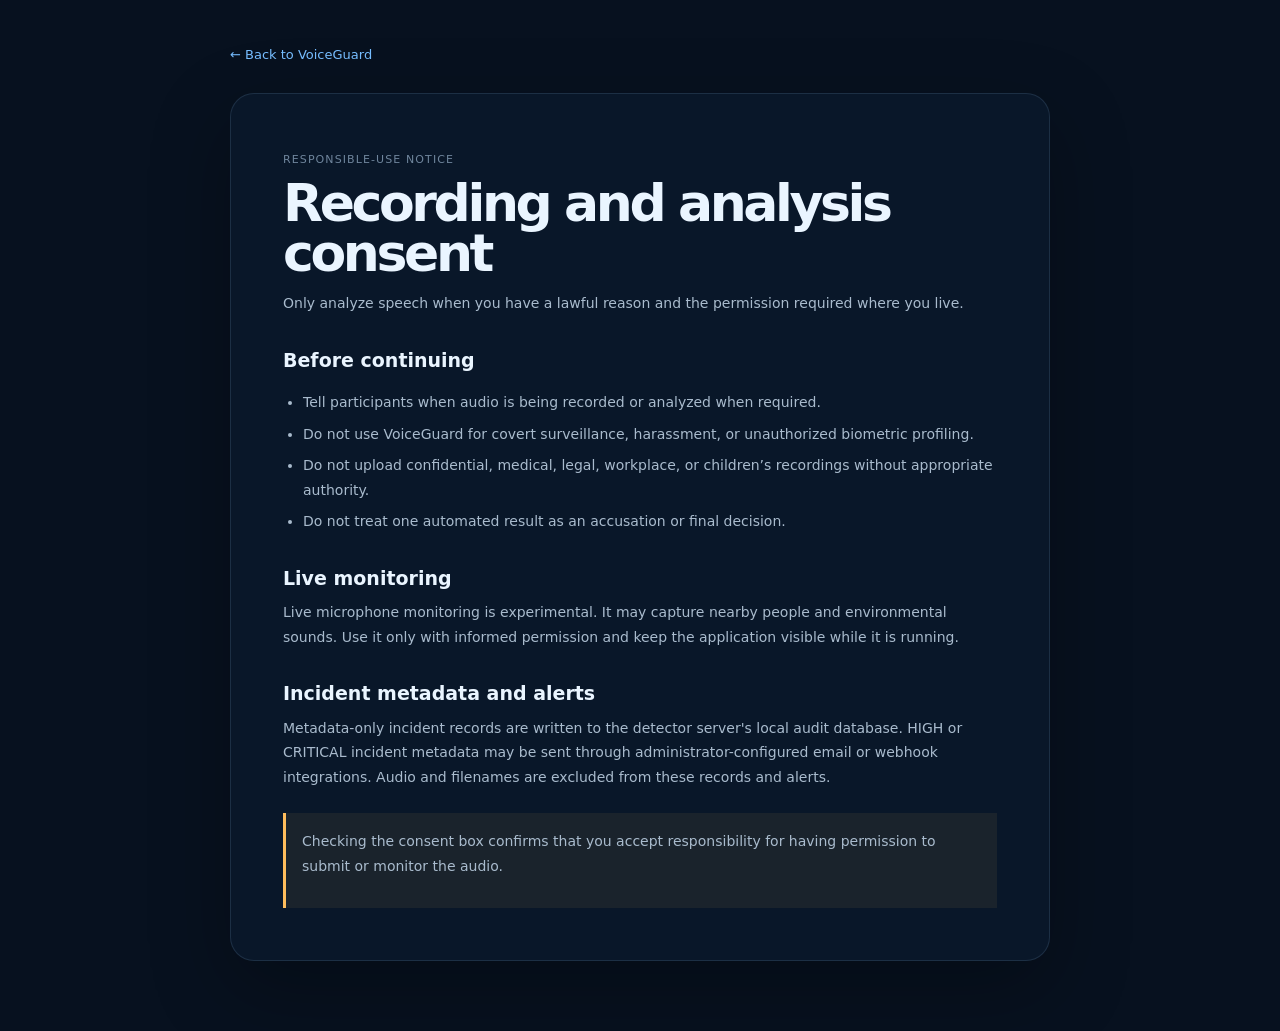
<file: static/consent.html>
<!doctype html>
<html lang="en">
<head>
    <meta charset="utf-8">
    <meta name="viewport" content="width=device-width, initial-scale=1">
    <meta name="theme-color" content="#07111f">
    <title>Recording consent — VoiceGuard AI</title>
    <link rel="icon" href="/static/icon-192.png" type="image/png">
    <link rel="stylesheet" href="/static/styles.css">
    <link rel="stylesheet" href="/static/legal.css">
</head>
<body class="legal-page">
    <main class="legal-shell">
        <a class="legal-back" href="/">← Back to VoiceGuard</a>
        <article class="legal-card">
            <span class="legal-updated">Responsible-use notice</span>
            <h1>Recording and analysis consent</h1>
            <p>Only analyze speech when you have a lawful reason and the permission required where you live.</p>
            <h2>Before continuing</h2>
            <ul>
                <li>Tell participants when audio is being recorded or analyzed when required.</li>
                <li>Do not use VoiceGuard for covert surveillance, harassment, or unauthorized biometric profiling.</li>
                <li>Do not upload confidential, medical, legal, workplace, or children’s recordings without appropriate authority.</li>
                <li>Do not treat one automated result as an accusation or final decision.</li>
            </ul>
            <h2>Live monitoring</h2>
            <p>Live microphone monitoring is experimental. It may capture nearby people and environmental sounds. Use it only with informed permission and keep the application visible while it is running.</p>
            <h2>Incident metadata and alerts</h2>
            <p>Metadata-only incident records are written to the detector server's local audit database. HIGH or CRITICAL incident metadata may be sent through administrator-configured email or webhook integrations. Audio and filenames are excluded from these records and alerts.</p>
            <div class="legal-callout"><p>Checking the consent box confirms that you accept responsibility for having permission to submit or monitor the audio.</p></div>
        </article>
    </main>
</body>
</html>
</file>
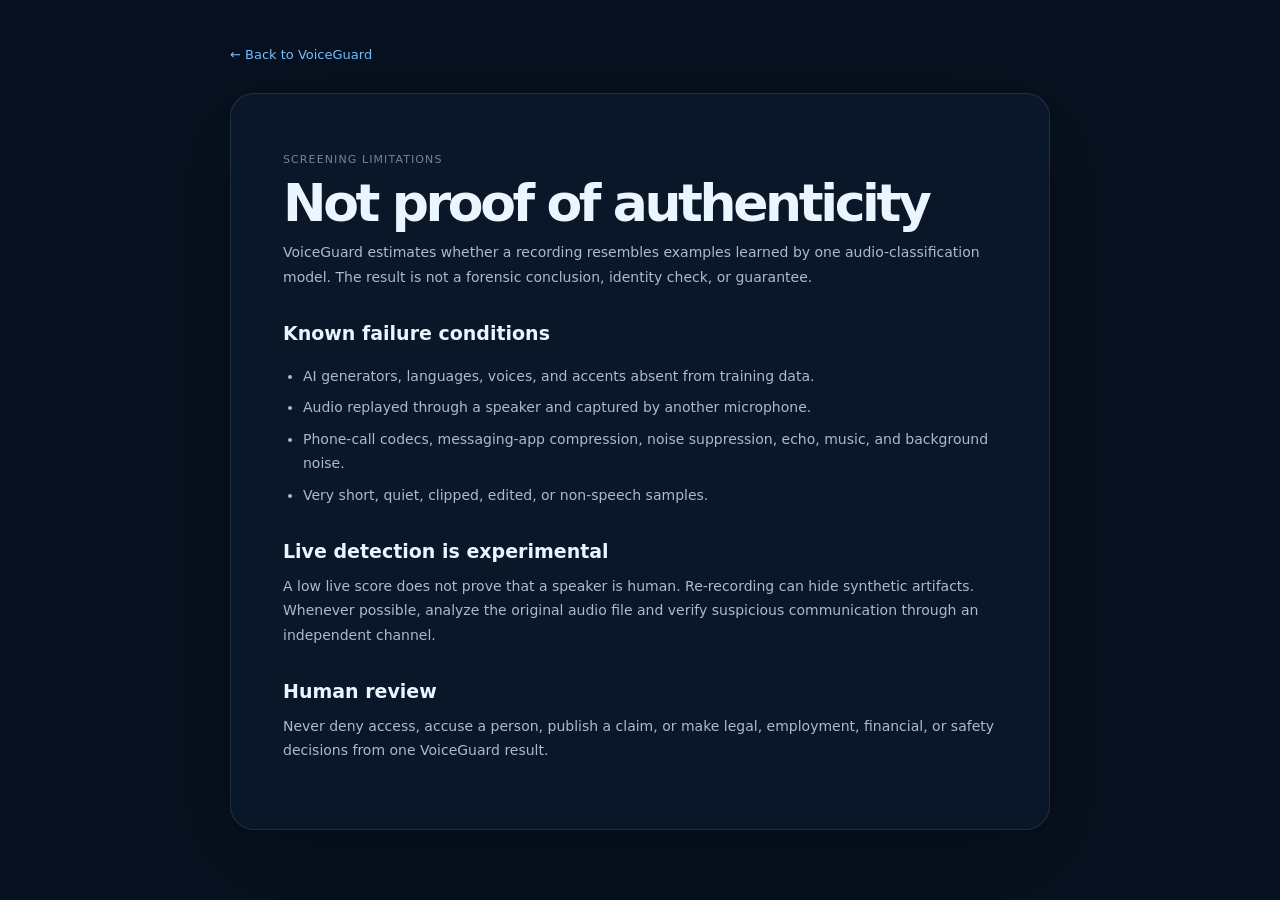
<file: static/disclaimer.html>
<!doctype html>
<html lang="en">
<head>
    <meta charset="utf-8">
    <meta name="viewport" content="width=device-width, initial-scale=1">
    <meta name="theme-color" content="#07111f">
    <title>Limitations and disclaimer — VoiceGuard AI</title>
    <link rel="icon" href="/static/icon-192.png" type="image/png">
    <link rel="stylesheet" href="/static/styles.css">
    <link rel="stylesheet" href="/static/legal.css">
</head>
<body class="legal-page">
    <main class="legal-shell">
        <a class="legal-back" href="/">← Back to VoiceGuard</a>
        <article class="legal-card">
            <span class="legal-updated">Screening limitations</span>
            <h1>Not proof of authenticity</h1>
            <p>VoiceGuard estimates whether a recording resembles examples learned by one audio-classification model. The result is not a forensic conclusion, identity check, or guarantee.</p>
            <h2>Known failure conditions</h2>
            <ul>
                <li>AI generators, languages, voices, and accents absent from training data.</li>
                <li>Audio replayed through a speaker and captured by another microphone.</li>
                <li>Phone-call codecs, messaging-app compression, noise suppression, echo, music, and background noise.</li>
                <li>Very short, quiet, clipped, edited, or non-speech samples.</li>
            </ul>
            <h2>Live detection is experimental</h2>
            <p>A low live score does not prove that a speaker is human. Re-recording can hide synthetic artifacts. Whenever possible, analyze the original audio file and verify suspicious communication through an independent channel.</p>
            <h2>Human review</h2>
            <p>Never deny access, accuse a person, publish a claim, or make legal, employment, financial, or safety decisions from one VoiceGuard result.</p>
        </article>
    </main>
</body>
</html>
</file>
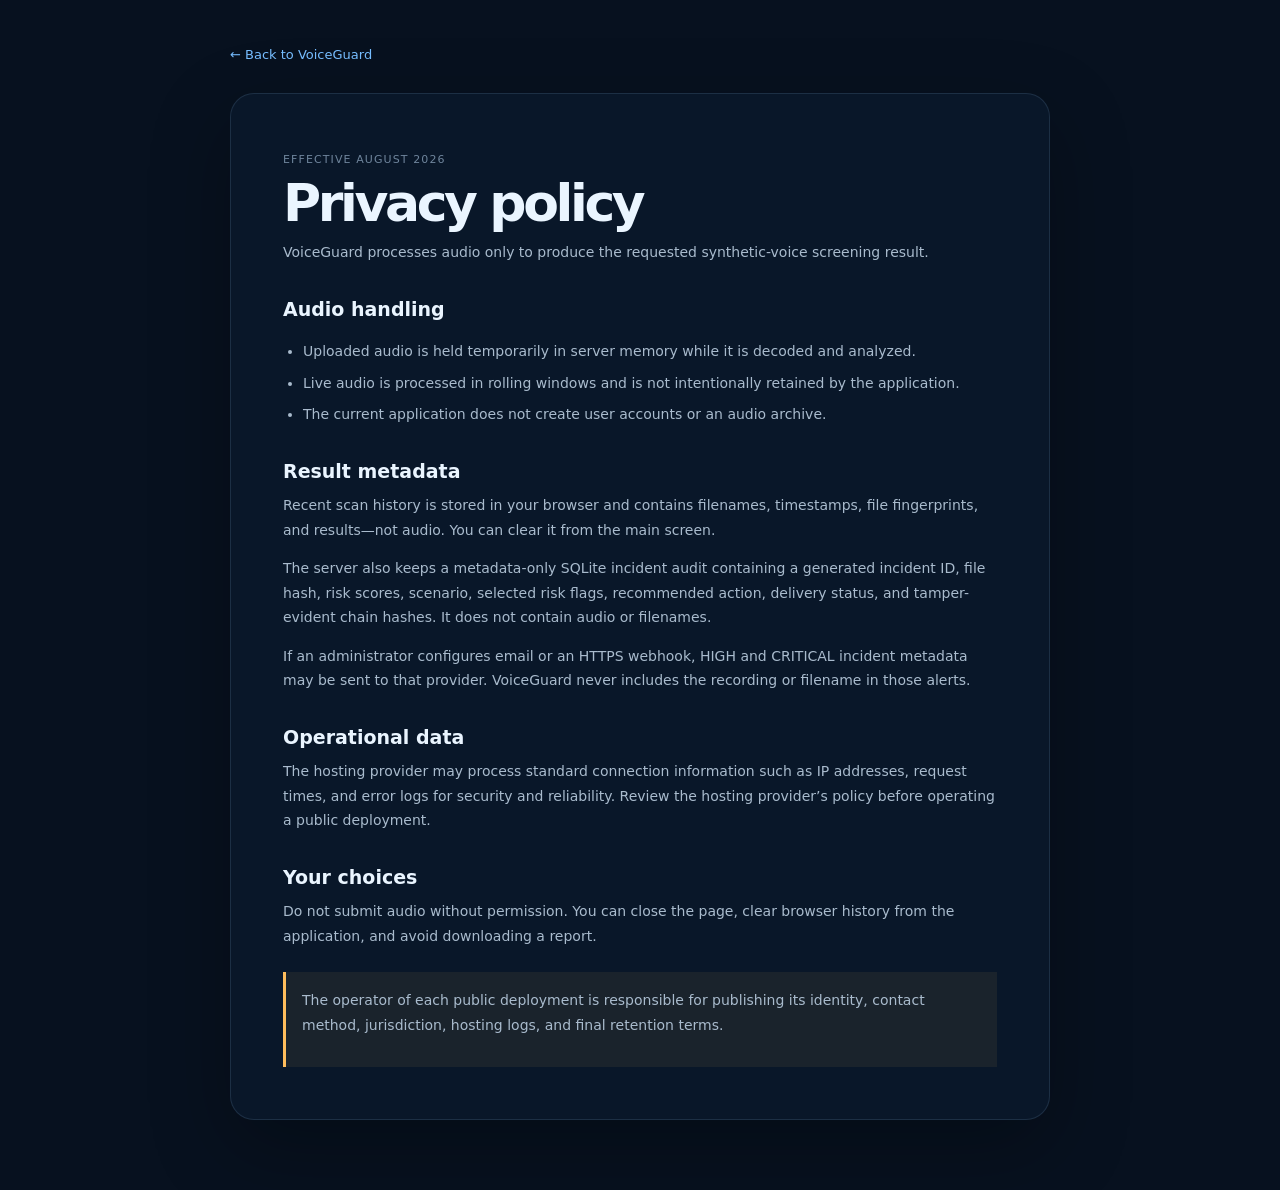
<file: static/privacy.html>
<!doctype html>
<html lang="en">
<head>
    <meta charset="utf-8">
    <meta name="viewport" content="width=device-width, initial-scale=1">
    <meta name="theme-color" content="#07111f">
    <title>Privacy policy — VoiceGuard AI</title>
    <link rel="icon" href="/static/icon-192.png" type="image/png">
    <link rel="stylesheet" href="/static/styles.css">
    <link rel="stylesheet" href="/static/legal.css">
</head>
<body class="legal-page">
    <main class="legal-shell">
        <a class="legal-back" href="/">← Back to VoiceGuard</a>
        <article class="legal-card">
            <span class="legal-updated">Effective August 2026</span>
            <h1>Privacy policy</h1>
            <p>VoiceGuard processes audio only to produce the requested synthetic-voice screening result.</p>
            <h2>Audio handling</h2>
            <ul>
                <li>Uploaded audio is held temporarily in server memory while it is decoded and analyzed.</li>
                <li>Live audio is processed in rolling windows and is not intentionally retained by the application.</li>
                <li>The current application does not create user accounts or an audio archive.</li>
            </ul>
            <h2>Result metadata</h2>
            <p>Recent scan history is stored in your browser and contains filenames, timestamps, file fingerprints, and results—not audio. You can clear it from the main screen.</p>
            <p>The server also keeps a metadata-only SQLite incident audit containing a generated incident ID, file hash, risk scores, scenario, selected risk flags, recommended action, delivery status, and tamper-evident chain hashes. It does not contain audio or filenames.</p>
            <p>If an administrator configures email or an HTTPS webhook, HIGH and CRITICAL incident metadata may be sent to that provider. VoiceGuard never includes the recording or filename in those alerts.</p>
            <h2>Operational data</h2>
            <p>The hosting provider may process standard connection information such as IP addresses, request times, and error logs for security and reliability. Review the hosting provider’s policy before operating a public deployment.</p>
            <h2>Your choices</h2>
            <p>Do not submit audio without permission. You can close the page, clear browser history from the application, and avoid downloading a report.</p>
            <div class="legal-callout"><p>The operator of each public deployment is responsible for publishing its identity, contact method, jurisdiction, hosting logs, and final retention terms.</p></div>
        </article>
    </main>
</body>
</html>
</file>
<file: static/styles.css>
:root {
    --bg: #07111f;
    --bg-deep: #040a13;
    --surface: #0d1a2c;
    --surface-2: #112238;
    --line: rgba(154, 180, 211, 0.15);
    --line-strong: rgba(154, 180, 211, 0.28);
    --text: #f4f7fb;
    --muted: #96a8bd;
    --faint: #6f839c;
    --blue: #3c8cff;
    --cyan: #40d9e5;
    --violet: #9d7cff;
    --green: #3ee6a1;
    --amber: #ffbd5c;
    --red: #ff667e;
    --shadow: 0 28px 80px rgba(0, 0, 0, 0.32);
    --radius-lg: 26px;
    --radius-md: 18px;
    --shell: 1180px;
}

* {
    box-sizing: border-box;
}

[hidden] {
    display: none !important;
}

html {
    scroll-behavior: smooth;
}

body {
    min-width: 320px;
    min-height: 100vh;
    min-height: 100dvh;
    margin: 0;
    overflow-x: hidden;
    color: var(--text);
    background:
        radial-gradient(circle at 12% 5%, rgba(52, 127, 255, 0.11), transparent 28rem),
        radial-gradient(circle at 90% 19%, rgba(115, 74, 255, 0.09), transparent 30rem),
        var(--bg);
    font-family: Inter, ui-sans-serif, system-ui, -apple-system, BlinkMacSystemFont, "Segoe UI", sans-serif;
    font-size: 16px;
    line-height: 1.5;
    -webkit-font-smoothing: antialiased;
}

button,
input {
    font: inherit;
}

button,
label {
    -webkit-tap-highlight-color: transparent;
}

button {
    color: inherit;
}

svg {
    display: block;
}

.shell {
    width: min(calc(100% - 40px), var(--shell));
    margin-inline: auto;
}

.visually-hidden {
    position: absolute !important;
    width: 1px !important;
    height: 1px !important;
    padding: 0 !important;
    margin: -1px !important;
    overflow: hidden !important;
    clip: rect(0, 0, 0, 0) !important;
    white-space: nowrap !important;
    border: 0 !important;
}

.skip-link {
    position: fixed;
    z-index: 100;
    top: 10px;
    left: 10px;
    padding: 10px 14px;
    color: #07111f;
    background: #fff;
    border-radius: 9px;
    transform: translateY(-160%);
    transition: transform 160ms ease;
}

.skip-link:focus {
    transform: translateY(0);
}

:focus-visible {
    outline: 3px solid rgba(64, 217, 229, 0.72);
    outline-offset: 3px;
}

.site-header {
    position: relative;
    z-index: 20;
    border-bottom: 1px solid rgba(154, 180, 211, 0.1);
    background: rgba(7, 17, 31, 0.7);
    backdrop-filter: blur(18px);
}

.header-inner {
    min-height: 78px;
    display: flex;
    align-items: center;
    justify-content: space-between;
    gap: 24px;
}

.brand {
    display: inline-flex;
    align-items: center;
    gap: 11px;
    color: inherit;
    text-decoration: none;
}

.brand > span:last-child {
    display: grid;
    line-height: 1.05;
}

.brand strong {
    font-size: 16px;
    letter-spacing: -0.02em;
}

.brand small {
    margin-top: 5px;
    color: var(--muted);
    font-size: 10px;
    font-weight: 600;
    letter-spacing: 0.08em;
    text-transform: uppercase;
}

.brand-mark {
    width: 38px;
    height: 38px;
    display: grid;
    place-items: center;
    border: 1px solid rgba(78, 155, 255, 0.38);
    border-radius: 12px;
    background: linear-gradient(145deg, rgba(55, 128, 255, 0.28), rgba(61, 103, 197, 0.08));
    box-shadow: inset 0 1px rgba(255, 255, 255, 0.09);
}

.brand-mark svg {
    width: 27px;
    height: 27px;
}

.brand-mark path:first-child {
    fill: rgba(60, 140, 255, 0.22);
    stroke: #67a9ff;
    stroke-width: 1.4;
}

.brand-mark .brand-wave {
    fill: none;
    stroke: #cfe5ff;
    stroke-linecap: round;
    stroke-linejoin: round;
    stroke-width: 1.5;
}

.header-actions {
    display: flex;
    align-items: center;
    gap: 12px;
}

.service-state {
    display: inline-flex;
    align-items: center;
    gap: 8px;
    min-height: 34px;
    padding: 0 12px;
    color: var(--muted);
    border: 1px solid var(--line);
    border-radius: 999px;
    background: rgba(12, 27, 46, 0.62);
    font-size: 12px;
    font-weight: 650;
}

.state-dot {
    width: 7px;
    height: 7px;
    flex: 0 0 auto;
    border-radius: 50%;
    background: var(--amber);
    box-shadow: 0 0 10px rgba(255, 189, 92, 0.5);
}

.service-state.online .state-dot {
    background: var(--green);
    box-shadow: 0 0 10px rgba(62, 230, 161, 0.55);
}

.service-state.offline .state-dot {
    background: var(--red);
    box-shadow: 0 0 10px rgba(255, 102, 126, 0.55);
}

.button {
    min-height: 44px;
    display: inline-flex;
    align-items: center;
    justify-content: center;
    gap: 9px;
    padding: 0 17px;
    border: 0;
    border-radius: 12px;
    cursor: pointer;
    font-size: 14px;
    font-weight: 750;
    letter-spacing: -0.01em;
    transition: transform 160ms ease, border-color 160ms ease, background 160ms ease, opacity 160ms ease;
}

.button:hover:not(:disabled) {
    transform: translateY(-1px);
}

.button:active:not(:disabled) {
    transform: translateY(0);
}

.button:disabled {
    cursor: not-allowed;
    opacity: 0.45;
}

.button svg {
    width: 18px;
    height: 18px;
    fill: none;
    stroke: currentColor;
    stroke-linecap: round;
    stroke-linejoin: round;
    stroke-width: 1.8;
}

.button-quiet {
    min-height: 36px;
    color: #c8d7e8;
    border: 1px solid var(--line);
    background: rgba(18, 37, 61, 0.62);
    font-size: 12px;
}

.hero {
    min-height: 495px;
    display: grid;
    grid-template-columns: minmax(0, 1.12fr) minmax(350px, 0.88fr);
    align-items: center;
    gap: clamp(30px, 6vw, 92px);
    padding-top: 64px;
    padding-bottom: 74px;
}

.hero-copy,
.hero-visual {
    min-width: 0;
}

.eyebrow,
.section-kicker {
    color: #78b0ff;
    font-size: 11px;
    font-weight: 800;
    letter-spacing: 0.16em;
    text-transform: uppercase;
}

.eyebrow {
    display: inline-flex;
    align-items: center;
    gap: 9px;
    margin-bottom: 20px;
}

.eyebrow span {
    width: 25px;
    height: 1px;
    background: currentColor;
}

h1,
h2,
h3,
h4,
p {
    margin-top: 0;
}

h1 {
    max-width: 690px;
    margin-bottom: 20px;
    font-size: clamp(46px, 6vw, 76px);
    line-height: 0.98;
    letter-spacing: -0.065em;
}

h1 em {
    display: block;
    color: transparent;
    background: linear-gradient(100deg, #73abff 12%, #7de5e7 92%);
    -webkit-background-clip: text;
    background-clip: text;
    font-style: normal;
}

.hero-lede {
    max-width: 640px;
    margin-bottom: 27px;
    color: #a7b7ca;
    font-size: 17px;
    line-height: 1.7;
    overflow-wrap: anywhere;
}

.hero-meta {
    display: flex;
    flex-wrap: wrap;
    gap: 11px 22px;
}

.hero-meta span {
    display: inline-flex;
    align-items: center;
    gap: 7px;
    color: #8297ae;
    font-size: 12px;
    font-weight: 600;
}

.hero-meta svg {
    width: 15px;
    height: 15px;
    fill: none;
    stroke: #55d8c7;
    stroke-linecap: round;
    stroke-linejoin: round;
    stroke-width: 2;
}

.hero-visual {
    position: relative;
    min-height: 345px;
    display: grid;
    place-items: center;
}

.orb {
    position: absolute;
    border-radius: 50%;
    filter: blur(1px);
}

.orb-one {
    width: 335px;
    height: 335px;
    border: 1px solid rgba(71, 138, 241, 0.16);
    background: radial-gradient(circle, rgba(47, 109, 213, 0.16), rgba(44, 89, 163, 0.025) 60%, transparent 68%);
}

.orb-two {
    width: 250px;
    height: 250px;
    border: 1px dashed rgba(101, 219, 224, 0.15);
    animation: slow-spin 24s linear infinite;
}

.voice-card {
    position: relative;
    z-index: 2;
    width: min(100%, 390px);
    max-width: 100%;
    padding: 18px 20px 19px;
    overflow: hidden;
    border: 1px solid rgba(115, 165, 230, 0.25);
    border-radius: 23px;
    background:
        linear-gradient(145deg, rgba(20, 43, 72, 0.94), rgba(8, 20, 36, 0.96)),
        var(--surface);
    box-shadow: 0 34px 70px rgba(1, 8, 18, 0.5), inset 0 1px rgba(255, 255, 255, 0.05);
    transform: perspective(850px) rotateY(-4deg) rotateX(2deg);
}

.voice-card::after {
    position: absolute;
    inset: -40% 45% 50% -20%;
    content: "";
    background: radial-gradient(circle, rgba(64, 156, 255, 0.15), transparent 65%);
}

.voice-card-top,
.voice-card-result {
    position: relative;
    z-index: 1;
    display: flex;
    align-items: center;
    justify-content: space-between;
}

.voice-card-top {
    color: #7790aa;
    font-size: 9px;
    font-weight: 800;
    letter-spacing: 0.15em;
}

.voice-card-top i {
    width: 7px;
    height: 7px;
    border-radius: 50%;
    background: var(--green);
    box-shadow: 0 0 12px rgba(62, 230, 161, 0.75);
}

.hero-wave {
    position: relative;
    z-index: 1;
    height: 125px;
    display: flex;
    align-items: center;
    justify-content: center;
    gap: 5px;
    padding: 10px 0;
}

.hero-wave::before {
    position: absolute;
    right: 0;
    left: 0;
    height: 1px;
    content: "";
    background: rgba(121, 155, 194, 0.12);
    box-shadow: 0 -32px rgba(121, 155, 194, 0.06), 0 32px rgba(121, 155, 194, 0.06);
}

.hero-wave span {
    z-index: 1;
    width: 3px;
    height: 16%;
    border-radius: 5px;
    background: linear-gradient(to top, #387cf1, #52d9dc);
    box-shadow: 0 0 10px rgba(65, 183, 231, 0.16);
    animation: hero-pulse 1.2s ease-in-out infinite alternate;
}

.hero-wave span:nth-child(3n) { height: 36%; animation-delay: -0.2s; }
.hero-wave span:nth-child(4n) { height: 62%; animation-delay: -0.6s; }
.hero-wave span:nth-child(5n) { height: 86%; animation-delay: -0.9s; }
.hero-wave span:nth-child(7n) { height: 48%; animation-delay: -0.4s; }

.voice-card-result {
    justify-content: flex-start;
    gap: 12px;
    padding: 13px;
    border: 1px solid rgba(73, 218, 179, 0.17);
    border-radius: 13px;
    background: rgba(13, 38, 52, 0.67);
}

.voice-card-result > span:last-child {
    display: grid;
}

.voice-card-result small {
    color: #72cbb7;
    font-size: 8px;
    font-weight: 800;
    letter-spacing: 0.13em;
}

.voice-card-result strong {
    margin-top: 3px;
    font-size: 13px;
}

.mini-shield {
    width: 34px;
    height: 34px;
    display: grid;
    place-items: center;
    color: var(--green);
    border-radius: 10px;
    background: rgba(62, 230, 161, 0.1);
}

.mini-shield svg {
    width: 21px;
    height: 21px;
    fill: none;
    stroke: currentColor;
    stroke-linecap: round;
    stroke-linejoin: round;
    stroke-width: 1.5;
}

.analysis-section {
    position: relative;
    padding: 74px 0 90px;
    border-top: 1px solid rgba(154, 180, 211, 0.1);
    border-bottom: 1px solid rgba(154, 180, 211, 0.1);
    background:
        linear-gradient(rgba(255, 255, 255, 0.012) 1px, transparent 1px),
        linear-gradient(90deg, rgba(255, 255, 255, 0.012) 1px, transparent 1px),
        rgba(4, 12, 23, 0.52);
    background-size: 42px 42px;
}

.section-heading {
    display: flex;
    align-items: end;
    justify-content: space-between;
    gap: 30px;
    margin-bottom: 34px;
}

.section-heading h2,
.mobile-copy h2 {
    margin: 7px 0 0;
    font-size: clamp(29px, 4vw, 42px);
    line-height: 1.1;
    letter-spacing: -0.045em;
}

.section-heading > p {
    max-width: 420px;
    margin-bottom: 3px;
    color: var(--muted);
    font-size: 13px;
}

.analysis-grid {
    display: grid;
    grid-template-columns: repeat(2, minmax(0, 1fr));
    gap: 22px;
    align-items: start;
}

.tool-card {
    min-width: 0;
    padding: clamp(22px, 3vw, 31px);
    border: 1px solid var(--line);
    border-radius: var(--radius-lg);
    background: linear-gradient(150deg, rgba(17, 35, 58, 0.92), rgba(8, 20, 35, 0.97));
    box-shadow: var(--shadow), inset 0 1px rgba(255, 255, 255, 0.035);
}

.card-heading {
    display: flex;
    align-items: center;
    gap: 13px;
}

.card-heading > div {
    min-width: 0;
}

.card-icon {
    width: 45px;
    height: 45px;
    flex: 0 0 auto;
    display: grid;
    place-items: center;
    border: 1px solid;
    border-radius: 13px;
}

.card-icon.blue {
    color: #6da8ff;
    border-color: rgba(63, 140, 255, 0.28);
    background: rgba(53, 123, 229, 0.13);
}

.card-icon.violet {
    color: #b49cff;
    border-color: rgba(157, 124, 255, 0.28);
    background: rgba(132, 87, 244, 0.13);
}

.card-icon svg {
    width: 23px;
    height: 23px;
    fill: none;
    stroke: currentColor;
    stroke-linecap: round;
    stroke-linejoin: round;
    stroke-width: 1.7;
}

.card-number {
    display: block;
    margin-bottom: 2px;
    color: #6f8cac;
    font-size: 9px;
    font-weight: 800;
    letter-spacing: 0.14em;
}

.card-heading h3 {
    margin: 0;
    font-size: 20px;
    letter-spacing: -0.025em;
}

.card-intro {
    min-height: 42px;
    margin: 17px 0 21px;
    color: var(--muted);
    font-size: 13px;
    line-height: 1.6;
}

.dropzone {
    min-height: 190px;
    display: flex;
    flex-direction: column;
    align-items: center;
    justify-content: center;
    padding: 23px;
    color: var(--muted);
    border: 1px dashed rgba(100, 153, 221, 0.35);
    border-radius: 17px;
    background: rgba(6, 17, 31, 0.52);
    cursor: pointer;
    text-align: center;
    transition: border-color 160ms ease, background 160ms ease, transform 160ms ease;
}

.dropzone:hover,
.dropzone.dragging {
    border-color: rgba(74, 151, 255, 0.75);
    background: rgba(28, 71, 126, 0.17);
    transform: translateY(-1px);
}

.upload-illustration {
    width: 50px;
    height: 50px;
    display: grid;
    place-items: center;
    margin-bottom: 11px;
    color: #6fa9fa;
    border-radius: 15px;
    background: rgba(55, 126, 226, 0.11);
}

.upload-illustration svg {
    width: 35px;
    height: 35px;
    fill: rgba(74, 143, 237, 0.1);
    stroke: currentColor;
    stroke-linecap: round;
    stroke-linejoin: round;
    stroke-width: 1.5;
}

.dropzone strong {
    color: #dae6f4;
    font-size: 14px;
}

.dropzone > span:not(.upload-illustration) {
    margin-top: 3px;
    font-size: 12px;
}

.dropzone u {
    color: #69a8ff;
    text-underline-offset: 2px;
}

.dropzone small {
    margin-top: 14px;
    color: #637991;
    font-size: 9px;
    font-weight: 650;
    letter-spacing: 0.035em;
}

.capture-options {
    display: grid;
    gap: 11px;
}

.capture-divider {
    display: flex;
    align-items: center;
    gap: 11px;
    color: #60758d;
    font-size: 9px;
    font-weight: 750;
    letter-spacing: 0.1em;
    text-transform: uppercase;
}

.capture-divider::before,
.capture-divider::after {
    height: 1px;
    flex: 1;
    content: "";
    background: var(--line);
}

.button-record {
    width: 100%;
    color: #b9d4f4;
    border: 1px solid rgba(92, 154, 235, 0.24);
    background: rgba(28, 64, 106, 0.2);
}

.button-record:hover:not(:disabled) {
    border-color: rgba(92, 167, 255, 0.45);
    background: rgba(39, 87, 145, 0.3);
}

.recording-panel {
    padding: 15px;
    border: 1px solid rgba(255, 102, 126, 0.26);
    border-radius: 15px;
    background: rgba(94, 27, 45, 0.13);
}

.recording-status {
    display: grid;
    grid-template-columns: auto minmax(0, 1fr) auto;
    align-items: center;
    gap: 11px;
}

.recording-status > div {
    min-width: 0;
    display: grid;
}

.recording-status strong {
    font-size: 12px;
}

.recording-status small {
    margin-top: 2px;
    color: var(--muted);
    font-size: 9px;
}

.recording-status time {
    color: #ffb4c0;
    font-size: 12px;
    font-variant-numeric: tabular-nums;
    font-weight: 750;
}

.recording-pulse {
    width: 12px;
    height: 12px;
    border: 3px solid rgba(255, 102, 126, 0.22);
    border-radius: 50%;
    background: var(--red);
    box-shadow: 0 0 0 0 rgba(255, 102, 126, 0.35);
    animation: record-pulse 1.5s ease-out infinite;
}

.button-stop-recording {
    width: 100%;
    min-height: 40px;
    margin-top: 13px;
    color: #ffdbe1;
    border: 1px solid rgba(255, 102, 126, 0.28);
    background: rgba(132, 36, 58, 0.24);
    font-size: 11px;
}

.button-stop-recording > span {
    width: 8px;
    height: 8px;
    border-radius: 2px;
    background: currentColor;
}

.selected-file {
    min-height: 76px;
    display: grid;
    grid-template-columns: auto minmax(0, 1fr) auto;
    align-items: center;
    gap: 13px;
    padding: 13px;
    border: 1px solid rgba(85, 154, 243, 0.24);
    border-radius: 15px;
    background: rgba(14, 36, 61, 0.68);
}

.selected-file audio {
    width: 100%;
    height: 34px;
    grid-column: 1 / -1;
    margin-top: 2px;
}

.file-type {
    width: 43px;
    height: 43px;
    display: grid;
    place-items: center;
    color: #8fbaff;
    border-radius: 10px;
    background: rgba(55, 126, 226, 0.13);
    font-size: 9px;
    font-weight: 850;
}

.file-copy {
    min-width: 0;
    display: grid;
}

.file-copy strong {
    overflow: hidden;
    color: #dbe7f5;
    font-size: 13px;
    text-overflow: ellipsis;
    white-space: nowrap;
}

.file-copy span {
    margin-top: 4px;
    color: var(--faint);
    font-size: 10px;
}

.icon-button {
    width: 34px;
    height: 34px;
    display: grid;
    place-items: center;
    padding: 0;
    color: #8297ae;
    border: 0;
    border-radius: 9px;
    background: transparent;
    cursor: pointer;
}

.icon-button:hover {
    color: #fff;
    background: rgba(255, 255, 255, 0.06);
}

.icon-button svg {
    width: 17px;
    height: 17px;
    fill: none;
    stroke: currentColor;
    stroke-linecap: round;
    stroke-width: 1.8;
}

.inline-message {
    margin-top: 12px;
    padding: 10px 12px;
    border-radius: 10px;
    font-size: 11px;
    line-height: 1.45;
}

.error-message {
    color: #ffc2cc;
    border: 1px solid rgba(255, 102, 126, 0.25);
    background: rgba(157, 39, 65, 0.14);
}

.action-button {
    width: 100%;
    min-height: 50px;
    margin-top: 16px;
}

.button-primary {
    color: white;
    background: linear-gradient(115deg, #2e78ec, #426cdd);
    box-shadow: 0 12px 26px rgba(38, 103, 216, 0.23);
}

.button-live {
    color: white;
    background: linear-gradient(115deg, #7b55e8, #875ae6);
    box-shadow: 0 12px 26px rgba(118, 68, 220, 0.22);
}

.button-live.running {
    color: #ffd8df;
    border: 1px solid rgba(255, 102, 126, 0.35);
    background: rgba(130, 38, 59, 0.25);
    box-shadow: none;
}

.button-label,
.button-loading {
    display: inline-flex;
    align-items: center;
    justify-content: center;
    gap: 9px;
}

.spinner {
    width: 17px;
    height: 17px;
    border: 2px solid rgba(255, 255, 255, 0.3);
    border-top-color: #fff;
    border-radius: 50%;
    animation: spin 700ms linear infinite;
}

.result-panel {
    margin-top: 17px;
    padding: 18px;
    border: 1px solid rgba(99, 165, 244, 0.2);
    border-radius: 17px;
    background: rgba(6, 17, 31, 0.69);
}

.result-top {
    display: grid;
    grid-template-columns: auto minmax(0, 1fr);
    align-items: center;
    gap: 17px;
}

.score-ring {
    --score: 0;
    --ring-color: #6b8098;
    width: 93px;
    height: 93px;
    display: grid;
    place-items: center;
    border-radius: 50%;
    background: conic-gradient(var(--ring-color) calc(var(--score) * 1%), rgba(107, 128, 152, 0.14) 0);
    box-shadow: 0 0 30px color-mix(in srgb, var(--ring-color) 17%, transparent);
}

.score-ring::before {
    grid-area: 1 / 1;
    width: 75px;
    height: 75px;
    content: "";
    border: 1px solid var(--line);
    border-radius: 50%;
    background: #0a1728;
}

.score-ring > div {
    z-index: 1;
    grid-area: 1 / 1;
    display: grid;
    text-align: center;
}

.score-ring strong {
    font-size: 22px;
    letter-spacing: -0.04em;
}

.score-ring small {
    color: var(--faint);
    font-size: 8px;
    font-weight: 750;
    letter-spacing: 0.08em;
    text-transform: uppercase;
}

.result-copy {
    min-width: 0;
}

.verdict {
    display: inline-flex;
    padding: 4px 8px;
    border: 1px solid;
    border-radius: 999px;
    font-size: 8px;
    font-weight: 850;
    letter-spacing: 0.1em;
}

.verdict.human {
    color: #75e6b9;
    border-color: rgba(62, 230, 161, 0.24);
    background: rgba(62, 230, 161, 0.09);
}

.verdict.uncertain {
    color: #ffd38c;
    border-color: rgba(255, 189, 92, 0.25);
    background: rgba(255, 189, 92, 0.09);
}

.verdict.synthetic {
    color: #ff9dae;
    border-color: rgba(255, 102, 126, 0.28);
    background: rgba(255, 102, 126, 0.1);
}

.verdict.neutral {
    color: #9eb0c4;
    border-color: var(--line-strong);
    background: rgba(126, 150, 176, 0.08);
}

.result-copy h4 {
    margin: 8px 0 4px;
    font-size: 16px;
    line-height: 1.3;
    overflow-wrap: anywhere;
    word-break: break-word;
}

.result-copy p {
    margin-bottom: 0;
    color: var(--muted);
    font-size: 10px;
    line-height: 1.5;
}

.metrics {
    display: grid;
    grid-template-columns: repeat(2, minmax(0, 1fr));
    gap: 1px;
    margin: 16px 0 0;
    overflow: hidden;
    border: 1px solid rgba(154, 180, 211, 0.11);
    border-radius: 11px;
    background: rgba(154, 180, 211, 0.1);
}

.metrics div {
    min-width: 0;
    padding: 10px 11px;
    background: rgba(8, 22, 38, 0.96);
}

.metrics dt {
    color: var(--faint);
    font-size: 8px;
    font-weight: 700;
    letter-spacing: 0.04em;
    text-transform: uppercase;
}

.metrics dd {
    margin: 3px 0 0;
    overflow: hidden;
    color: #ccdaea;
    font-size: 11px;
    font-weight: 700;
    text-overflow: ellipsis;
    white-space: nowrap;
}

.result-note {
    display: flex;
    gap: 7px;
    margin: 13px 0 0;
    color: #6f839a;
    font-size: 9px;
    line-height: 1.45;
}

.result-note svg {
    width: 13px;
    height: 13px;
    flex: 0 0 auto;
    margin-top: 1px;
    fill: none;
    stroke: currentColor;
    stroke-linecap: round;
    stroke-width: 1.7;
}

.live-chip {
    min-height: 25px;
    display: inline-flex;
    align-items: center;
    gap: 6px;
    margin-left: auto;
    padding: 0 9px;
    color: #8fa2b8;
    border: 1px solid var(--line);
    border-radius: 999px;
    background: rgba(5, 14, 26, 0.5);
    font-size: 8px;
    font-weight: 850;
    letter-spacing: 0.06em;
    text-transform: uppercase;
}

.live-chip i {
    width: 6px;
    height: 6px;
    border-radius: 50%;
    background: #667d96;
}

.live-chip.active {
    color: #aeeed4;
    border-color: rgba(62, 230, 161, 0.25);
    background: rgba(62, 230, 161, 0.08);
}

.live-chip.active i {
    background: var(--green);
    box-shadow: 0 0 9px rgba(62, 230, 161, 0.7);
    animation: blink 1.4s ease-in-out infinite;
}

.live-display {
    min-height: 243px;
    padding: 17px;
    border: 1px solid rgba(154, 180, 211, 0.13);
    border-radius: 17px;
    background:
        radial-gradient(circle at 50% 35%, rgba(129, 83, 234, 0.11), transparent 50%),
        rgba(5, 14, 27, 0.7);
}

.live-display-head {
    display: flex;
    justify-content: space-between;
    gap: 16px;
    color: #6f849c;
    font-size: 9px;
    font-weight: 700;
    letter-spacing: 0.04em;
    text-transform: uppercase;
}

.live-display-head time {
    color: #879ab0;
    font-variant-numeric: tabular-nums;
}

.waveform {
    height: 80px;
    display: flex;
    align-items: center;
    justify-content: center;
    gap: 4px;
    overflow: hidden;
}

.waveform span {
    width: 3px;
    height: 4px;
    border-radius: 4px;
    background: linear-gradient(to top, #7655db, #bd91ff);
    opacity: 0.35;
    transition: height 90ms linear, opacity 160ms ease;
}

.waveform.active span {
    opacity: 0.86;
}

.mic-level {
    height: 3px;
    overflow: hidden;
    border-radius: 4px;
    background: rgba(136, 155, 183, 0.13);
}

.mic-level span {
    width: 0;
    height: 100%;
    display: block;
    border-radius: inherit;
    background: linear-gradient(90deg, #6d5be8, #58d8de);
    transition: width 80ms linear;
}

.live-result-row {
    min-height: 67px;
    display: flex;
    align-items: end;
    justify-content: space-between;
    gap: 16px;
    padding-top: 15px;
}

.live-result-row > div:first-child {
    min-width: 0;
    display: grid;
}

.live-result-row small {
    color: #667b93;
    font-size: 8px;
    font-weight: 800;
    letter-spacing: 0.11em;
}

.live-result-row > div:first-child strong {
    margin-top: 4px;
    overflow: hidden;
    color: #dce6f2;
    font-size: 15px;
    text-overflow: ellipsis;
    white-space: nowrap;
}

.live-score {
    flex: 0 0 auto;
    display: grid;
    text-align: right;
}

.live-score strong {
    font-size: 27px;
    line-height: 1;
    letter-spacing: -0.045em;
}

.live-score span {
    margin-top: 4px;
    color: #6e829a;
    font-size: 8px;
    font-weight: 700;
    text-transform: uppercase;
}

.live-summary {
    min-height: 30px;
    margin: 5px 0 0;
    color: #71869d;
    font-size: 9px;
    line-height: 1.45;
}

.record-dot {
    width: 9px;
    height: 9px;
    border: 2px solid rgba(255, 255, 255, 0.4);
    border-radius: 50%;
    background: white;
}

.privacy-line {
    display: flex;
    justify-content: center;
    gap: 6px;
    margin: 12px 0 0;
    color: #64798f;
    font-size: 9px;
    text-align: center;
}

.privacy-line svg {
    width: 12px;
    height: 12px;
    flex: 0 0 auto;
    fill: none;
    stroke: currentColor;
    stroke-linecap: round;
    stroke-linejoin: round;
    stroke-width: 1.7;
}

.mobile-section {
    padding-top: 95px;
    padding-bottom: 88px;
}

.mobile-panel {
    min-height: 440px;
    display: grid;
    grid-template-columns: 1.1fr 0.9fr;
    align-items: center;
    gap: 50px;
    overflow: hidden;
    padding: 55px clamp(30px, 6vw, 78px);
    border: 1px solid rgba(93, 148, 222, 0.2);
    border-radius: 30px;
    background:
        radial-gradient(circle at 80% 45%, rgba(66, 125, 221, 0.19), transparent 35%),
        linear-gradient(125deg, rgba(19, 41, 67, 0.96), rgba(7, 20, 36, 0.98));
    box-shadow: var(--shadow), inset 0 1px rgba(255, 255, 255, 0.04);
}

.mobile-copy {
    position: relative;
    z-index: 2;
    max-width: 590px;
}

.mobile-copy p {
    margin: 18px 0 24px;
    color: #9cafc3;
    line-height: 1.7;
}

.mobile-copy p strong {
    color: #dce7f5;
}

.button-secondary {
    color: #dceaff;
    border: 1px solid rgba(84, 153, 246, 0.34);
    background: rgba(47, 112, 208, 0.18);
}

.platform-tip {
    display: flex;
    align-items: flex-start;
    gap: 9px;
    margin-top: 19px;
    color: #748aa2;
    font-size: 11px;
}

.platform-tip svg {
    width: 15px;
    height: 15px;
    flex: 0 0 auto;
    margin-top: 1px;
    fill: none;
    stroke: #6c9edc;
    stroke-linecap: round;
    stroke-width: 1.6;
}

.phone-demo {
    position: relative;
    justify-self: center;
    width: 224px;
    height: 405px;
    padding: 12px;
    border: 1px solid rgba(151, 187, 232, 0.32);
    border-radius: 39px;
    background: linear-gradient(145deg, #182d47, #07111e);
    box-shadow: -25px 35px 70px rgba(0, 0, 0, 0.4), inset 0 0 0 3px rgba(255, 255, 255, 0.025);
    transform: rotate(4deg) translateY(28px);
}

.phone-demo::after {
    position: absolute;
    inset: -60px -75px;
    z-index: -1;
    content: "";
    border: 1px solid rgba(80, 145, 231, 0.13);
    border-radius: 50%;
    box-shadow: 0 0 0 45px rgba(80, 145, 231, 0.025), 0 0 0 90px rgba(80, 145, 231, 0.02);
}

.phone-speaker {
    position: absolute;
    z-index: 3;
    top: 19px;
    left: 50%;
    width: 72px;
    height: 18px;
    border-radius: 12px;
    background: #050d17;
    transform: translateX(-50%);
}

.phone-ui {
    height: 100%;
    display: flex;
    flex-direction: column;
    align-items: center;
    padding: 28px 15px 20px;
    overflow: hidden;
    border-radius: 30px;
    background:
        radial-gradient(circle at 50% 42%, rgba(61, 128, 226, 0.22), transparent 40%),
        #091726;
}

.phone-brand {
    color: #8aa2bd;
    font-size: 9px;
    font-weight: 800;
    letter-spacing: 0.06em;
}

.phone-rings {
    position: relative;
    width: 155px;
    height: 155px;
    display: grid;
    place-items: center;
    margin-top: 30px;
}

.phone-rings i {
    position: absolute;
    border: 1px solid rgba(75, 153, 244, 0.18);
    border-radius: 50%;
}

.phone-rings i:nth-child(1) { inset: 0; }
.phone-rings i:nth-child(2) { inset: 19px; border-style: dashed; }
.phone-rings i:nth-child(3) { inset: 40px; background: rgba(59, 132, 226, 0.08); }

.phone-rings b {
    z-index: 2;
    width: 46px;
    height: 46px;
    display: grid;
    place-items: center;
    color: #75b5ff;
    border: 1px solid rgba(94, 166, 255, 0.38);
    border-radius: 50%;
    background: rgba(32, 87, 157, 0.35);
    box-shadow: 0 0 28px rgba(61, 140, 235, 0.24);
}

.phone-rings svg {
    width: 22px;
    height: 22px;
    fill: none;
    stroke: currentColor;
    stroke-linecap: round;
    stroke-width: 1.5;
}

.phone-ui > small {
    margin-top: 3px;
    color: #56d8b1;
    font-size: 7px;
    font-weight: 850;
    letter-spacing: 0.13em;
}

.phone-ui > strong {
    margin-top: 4px;
    font-size: 14px;
}

.phone-wave {
    height: 45px;
    display: flex;
    align-items: center;
    gap: 4px;
    margin-top: 16px;
}

.phone-wave span {
    width: 3px;
    height: 10px;
    border-radius: 4px;
    background: #6dacf4;
}

.phone-wave span:nth-child(2),
.phone-wave span:nth-child(6) { height: 22px; }
.phone-wave span:nth-child(3),
.phone-wave span:nth-child(5) { height: 34px; }
.phone-wave span:nth-child(4) { height: 43px; background: #52d5c5; }

.capability-note {
    max-width: 900px;
    display: flex;
    gap: 15px;
    margin: 25px auto 0;
    padding: 17px 20px;
    color: #899db4;
    border: 1px solid rgba(255, 189, 92, 0.16);
    border-radius: 15px;
    background: rgba(93, 65, 22, 0.08);
}

.capability-note > svg {
    width: 24px;
    height: 24px;
    flex: 0 0 auto;
    color: var(--amber);
    fill: none;
    stroke: currentColor;
    stroke-linecap: round;
    stroke-linejoin: round;
    stroke-width: 1.5;
}

.capability-note strong {
    display: block;
    color: #d8e1ed;
    font-size: 13px;
}

.capability-note p {
    margin: 3px 0 0;
    font-size: 11px;
    line-height: 1.55;
}

.how-section {
    padding: 75px 0 95px;
    border-top: 1px solid rgba(154, 180, 211, 0.09);
    background: rgba(3, 9, 17, 0.32);
}

.section-heading.compact {
    margin-bottom: 30px;
}

.steps {
    display: grid;
    grid-template-columns: repeat(3, minmax(0, 1fr));
    gap: 18px;
    margin: 0;
    padding: 0;
    list-style: none;
}

.steps li {
    min-height: 138px;
    display: flex;
    gap: 15px;
    padding: 23px;
    border: 1px solid var(--line);
    border-radius: 17px;
    background: rgba(12, 27, 45, 0.58);
}

.steps li > span {
    width: 34px;
    height: 34px;
    flex: 0 0 auto;
    display: grid;
    place-items: center;
    color: #75aaf1;
    border: 1px solid rgba(75, 144, 238, 0.23);
    border-radius: 10px;
    background: rgba(58, 120, 207, 0.1);
    font-size: 9px;
    font-weight: 850;
}

.steps strong {
    display: block;
    margin-top: 2px;
    font-size: 14px;
}

.steps p {
    margin: 7px 0 0;
    color: #7f93aa;
    font-size: 11px;
    line-height: 1.55;
}

footer {
    padding: 31px 0 calc(31px + env(safe-area-inset-bottom));
    border-top: 1px solid rgba(154, 180, 211, 0.1);
    background: var(--bg-deep);
}

.footer-inner {
    display: flex;
    align-items: center;
    justify-content: space-between;
    gap: 30px;
}

.footer-brand {
    flex: 0 0 auto;
}

.footer-inner > p {
    max-width: 590px;
    margin: 0;
    color: #647991;
    font-size: 10px;
    text-align: right;
}

.noscript {
    position: fixed;
    z-index: 100;
    right: 16px;
    bottom: 16px;
    left: 16px;
    padding: 14px;
    color: #fff;
    border: 1px solid rgba(255, 102, 126, 0.35);
    border-radius: 12px;
    background: #8a2940;
    text-align: center;
}

.forensic-panel {
    margin-top: 18px;
    padding: 18px;
    border: 1px solid rgba(119, 154, 193, 0.18);
    border-radius: 16px;
    background: rgba(4, 13, 25, 0.55);
}

.forensic-heading,
.fingerprint-row,
.history-heading,
.history-item,
.result-actions {
    display: flex;
    align-items: center;
    justify-content: space-between;
    gap: 12px;
}

.forensic-heading div {
    display: grid;
    gap: 3px;
}

.forensic-heading div > span,
.fingerprint-row > span {
    color: var(--muted);
    font-size: 10px;
    font-weight: 750;
    letter-spacing: 0.12em;
    text-transform: uppercase;
}

.forensic-heading strong { font-size: 14px; }

.reliability-chip {
    padding: 6px 9px;
    border: 1px solid rgba(107, 128, 152, 0.3);
    border-radius: 999px;
    color: var(--muted);
    font-size: 10px;
    font-weight: 750;
}

.reliability-chip.strong { border-color: rgba(62, 230, 161, 0.35); color: #3ee6a1; }
.reliability-chip.uncertain { border-color: rgba(255, 189, 92, 0.35); color: #ffbd5c; }

.window-timeline {
    display: grid;
    gap: 9px;
    margin: 16px 0;
}

.timeline-item {
    display: grid;
    grid-template-columns: minmax(100px, 1fr) 65px 38px;
    align-items: center;
    gap: 9px;
}

.timeline-track {
    height: 7px;
    overflow: hidden;
    border-radius: 99px;
    background: rgba(107, 128, 152, 0.18);
}

.timeline-track i {
    display: block;
    height: 100%;
    border-radius: inherit;
    background: linear-gradient(90deg, #3ee6a1 0%, #ffbd5c 48%, #ff667e 75%);
}

.timeline-item small { color: var(--muted); font-size: 10px; }
.timeline-item strong { text-align: right; font-size: 11px; }
.timeline-empty { color: var(--muted); font-size: 12px; }

.fingerprint-row {
    padding-top: 13px;
    border-top: 1px solid rgba(119, 154, 193, 0.13);
}

.fingerprint-row code {
    color: #91c9ff;
    font-size: 11px;
}

.result-actions {
    margin-top: 13px;
    justify-content: flex-start;
}

.result-actions .button { min-height: 40px; padding: 0 13px; font-size: 11px; }

.replay-warning {
    display: grid;
    gap: 4px;
    margin-bottom: 16px;
    padding: 12px 14px;
    border: 1px solid rgba(255, 189, 92, 0.22);
    border-radius: 13px;
    background: rgba(255, 189, 92, 0.07);
}

.replay-warning strong { color: #ffcf82; font-size: 11px; text-transform: uppercase; letter-spacing: 0.08em; }
.replay-warning span { color: var(--muted); font-size: 11px; line-height: 1.55; }

.history-panel {
    margin-top: 24px;
    padding: 24px;
    border: 1px solid rgba(119, 154, 193, 0.14);
    border-radius: 20px;
    background: rgba(9, 23, 40, 0.72);
}

.history-heading h3 { margin-top: 4px; font-size: 19px; }
.history-heading .button { min-height: 38px; }
.history-panel > p { margin-top: 15px; color: var(--muted); font-size: 12px; }
.history-list { display: grid; gap: 9px; margin-top: 15px; }

.history-item {
    padding: 12px 14px;
    border: 1px solid rgba(119, 154, 193, 0.12);
    border-radius: 12px;
    background: rgba(3, 12, 23, 0.55);
}

.history-item > div { display: grid; gap: 3px; }
.history-item > div:last-child { justify-items: end; }
.history-item span { color: var(--muted); font-size: 10px; }
.history-verdict.synthetic { color: #ff667e; }
.history-verdict.uncertain { color: #ffbd5c; }
.history-verdict.human { color: #3ee6a1; }

.consent-panel {
    display: flex;
    align-items: flex-start;
    gap: 12px;
    margin: 0 0 20px;
    padding: 15px 17px;
    border: 1px solid rgba(101, 174, 255, 0.22);
    border-radius: 15px;
    background: rgba(101, 174, 255, 0.06);
}

.consent-panel input {
    width: 18px;
    height: 18px;
    margin-top: 2px;
    accent-color: #65aeff;
}

.consent-panel label { display: grid; gap: 4px; cursor: pointer; }
.consent-panel strong { font-size: 12px; }
.consent-panel span { color: var(--muted); font-size: 11px; line-height: 1.55; }
.consent-panel a,
.footer-links a { color: #76bdff; }

.footer-links {
    display: flex;
    gap: 13px;
    font-size: 11px;
}

.feedback-panel {
    display: grid;
    gap: 9px;
    margin-top: 13px;
    padding: 14px;
    border: 1px solid rgba(119, 154, 193, 0.14);
    border-radius: 13px;
    background: rgba(4, 13, 25, 0.45);
}

.feedback-panel > span { font-size: 12px; font-weight: 700; }
.feedback-panel > div { display: flex; flex-wrap: wrap; gap: 7px; }
.feedback-panel button {
    padding: 7px 11px;
    border: 1px solid rgba(119, 154, 193, 0.24);
    border-radius: 999px;
    background: transparent;
    color: var(--muted);
    cursor: pointer;
    font: inherit;
    font-size: 10px;
}
.feedback-panel button:hover,
.feedback-panel button.selected { border-color: #65aeff; background: rgba(101, 174, 255, 0.12); color: #dff0ff; }
.feedback-panel small { color: var(--muted); font-size: 10px; }

.context-panel {
    display: grid;
    gap: 13px;
    margin: 18px 0;
    padding: 17px;
    border: 1px solid rgba(101, 174, 255, 0.18);
    border-radius: 15px;
    background: rgba(4, 15, 28, 0.58);
}

.context-panel legend { padding: 0 7px; color: #eaf6ff; font-size: 12px; font-weight: 750; }
.context-panel legend span { margin-left: 6px; color: #ffbd5c; font-size: 9px; text-transform: uppercase; }
.context-panel > p,
.reference-upload small { margin: 0; color: var(--muted); font-size: 10px; line-height: 1.5; }
.demo-preset { display: flex; align-items: center; gap: 9px; padding: 11px; border: 1px solid rgba(255, 189, 92, 0.18); border-radius: 11px; background: rgba(255, 189, 92, 0.05); }
.demo-preset > div { display: grid; gap: 2px; margin-right: auto; }
.demo-preset strong { color: #ffcf82; font-size: 10px; }
.demo-preset span { color: var(--muted); font-size: 9px; line-height: 1.4; }
.demo-preset .button { min-height: 34px; padding: 0 10px; font-size: 9px; white-space: nowrap; }
.context-grid { display: grid; grid-template-columns: repeat(3, 1fr); gap: 9px; }
.context-grid label,
.reference-upload { display: grid; gap: 6px; color: #9db1c7; font-size: 10px; }
.context-grid select,
.reference-upload input {
    width: 100%;
    min-height: 38px;
    padding: 8px 10px;
    border: 1px solid rgba(119, 154, 193, 0.2);
    border-radius: 9px;
    background: #071525;
    color: #dcecff;
    font: inherit;
}
.context-checks { display: flex; flex-wrap: wrap; gap: 8px 15px; }
.context-checks label { color: #9db1c7; font-size: 10px; }
.context-checks input { accent-color: #65aeff; }

.workflow-panel {
    display: grid;
    grid-template-columns: 130px 1fr;
    gap: 15px;
    margin-top: 18px;
    padding: 18px;
    border: 1px solid rgba(255, 189, 92, 0.22);
    border-radius: 16px;
    background: rgba(31, 22, 9, 0.35);
}
.workflow-panel[hidden], .speaker-panel[hidden] { display: none; }
.workflow-score { display: grid; align-content: center; gap: 7px; padding-right: 15px; border-right: 1px solid rgba(119, 154, 193, 0.14); }
.workflow-score span { color: var(--muted); font-size: 9px; text-transform: uppercase; letter-spacing: 0.08em; }
.workflow-score strong { font-size: 30px; }
.workflow-panel h4 { margin: 8px 0 4px; font-size: 15px; }
.workflow-panel p { margin: 0; color: var(--muted); font-size: 11px; line-height: 1.55; }
.workflow-panel ul { grid-column: 1 / -1; margin: 0; padding-left: 18px; color: #a9bacd; font-size: 10px; line-height: 1.6; }
.alert-strip { grid-column: 1 / -1; display: flex; flex-wrap: wrap; gap: 7px; }
.alert-strip span { padding: 6px 9px; border: 1px solid rgba(255, 189, 92, 0.22); border-radius: 99px; color: #ffcf82; font-size: 9px; }
.workflow-panel .simulation-label { grid-column: 1 / -1; color: #ffbd5c; font-size: 9px; letter-spacing: 0.04em; }
.workflow-panel .integration-status { grid-column: 1 / -1; padding-top: 8px; border-top: 1px solid rgba(119, 154, 193, 0.13); color: #8fc8ff; font-size: 9px; }
.speaker-panel { display: grid; gap: 5px; margin-top: 10px; padding: 13px 15px; border: 1px solid rgba(157, 123, 255, 0.2); border-radius: 13px; background: rgba(157, 123, 255, 0.06); }
.speaker-panel span { color: #bda8ff; font-size: 9px; text-transform: uppercase; letter-spacing: 0.08em; }
.speaker-panel strong { font-size: 13px; }
.speaker-panel p { margin: 0; color: var(--muted); font-size: 9px; line-height: 1.5; }

.system-dashboard {
    margin-top: 24px;
    padding: clamp(22px, 4vw, 32px);
    scroll-margin-top: 90px;
    border: 1px solid rgba(64, 217, 229, 0.2);
    border-radius: 22px;
    background: linear-gradient(145deg, rgba(11, 32, 53, 0.96), rgba(5, 18, 32, 0.96));
    box-shadow: 0 24px 70px rgba(0, 0, 0, 0.24);
}

.dashboard-live {
    display: inline-flex;
    align-items: center;
    gap: 7px;
    color: #3ee6a1;
    font-size: 10px;
    font-weight: 750;
    letter-spacing: 0.08em;
    text-transform: uppercase;
}

.dashboard-live i { width: 7px; height: 7px; border-radius: 50%; background: currentColor; box-shadow: 0 0 12px currentColor; }
.dashboard-grid { display: grid; grid-template-columns: repeat(3, 1fr); gap: 10px; margin-top: 20px; }
.dashboard-grid article {
    display: grid;
    gap: 6px;
    min-height: 110px;
    padding: 15px;
    border: 1px solid rgba(119, 154, 193, 0.13);
    border-radius: 14px;
    background: rgba(3, 12, 23, 0.5);
}
.dashboard-grid span { color: var(--muted); font-size: 10px; letter-spacing: 0.08em; text-transform: uppercase; }
.dashboard-grid strong { align-self: end; color: #eaf6ff; font-size: 15px; overflow-wrap: anywhere; }
.dashboard-grid small { color: #71869b; font-size: 10px; }
.dashboard-note { margin-top: 14px; color: var(--muted); font-size: 11px; }

.dashboard-mode .hero,
.dashboard-mode .mobile-section,
.dashboard-mode .how-section,
.dashboard-mode .history-panel { display: none; }
.dashboard-mode .analysis-section { padding-top: 38px; }
.dashboard-mode .system-dashboard { box-shadow: 0 0 0 1px rgba(64, 217, 229, 0.18), 0 28px 90px rgba(0, 0, 0, 0.35); }

@keyframes spin {
    to { transform: rotate(360deg); }
}

@keyframes slow-spin {
    to { transform: rotate(360deg); }
}

@keyframes blink {
    0%, 100% { opacity: 1; }
    50% { opacity: 0.45; }
}

@keyframes hero-pulse {
    to { transform: scaleY(0.45); opacity: 0.55; }
}

@keyframes record-pulse {
    0% { box-shadow: 0 0 0 0 rgba(255, 102, 126, 0.38); }
    70%, 100% { box-shadow: 0 0 0 10px rgba(255, 102, 126, 0); }
}

@media (max-width: 900px) {
    .hero {
        grid-template-columns: 1fr;
        padding-top: 55px;
    }

    .hero-copy {
        text-align: center;
    }

    .eyebrow,
    .hero-meta {
        justify-content: center;
    }

    h1,
    .hero-lede {
        margin-right: auto;
        margin-left: auto;
    }

    .hero-visual {
        min-height: 300px;
    }

    .analysis-grid {
        grid-template-columns: 1fr;
        max-width: 680px;
        margin-inline: auto;
    }

    .mobile-panel {
        grid-template-columns: 1fr 0.65fr;
        gap: 20px;
        padding-right: 25px;
    }

    .steps {
        grid-template-columns: 1fr;
    }

    .steps li {
        min-height: auto;
    }
}

@media (max-width: 680px) {
    .demo-preset { align-items: stretch; flex-direction: column; }
    .demo-preset .button { width: 100%; }
    .context-grid { grid-template-columns: 1fr; }
    .workflow-panel { grid-template-columns: 1fr; }
    .workflow-score { padding: 0 0 12px; border-right: 0; border-bottom: 1px solid rgba(119, 154, 193, 0.14); }
    .dashboard-grid {
        grid-template-columns: repeat(2, 1fr);
    }

    .shell {
        width: min(calc(100% - 28px), var(--shell));
    }

    .header-inner {
        min-height: 68px;
    }

    .brand small,
    .service-state span:last-child {
        display: none;
    }

    .service-state {
        width: 34px;
        padding: 0;
        justify-content: center;
    }

    .button-quiet {
        padding: 0 11px;
    }

    .button-quiet svg {
        width: 16px;
    }

    .hero {
        min-height: auto;
        gap: 30px;
        padding-top: 48px;
        padding-bottom: 55px;
    }

    h1 {
        font-size: clamp(42px, 14vw, 60px);
    }

    .hero-lede {
        font-size: 15px;
    }

    .hero-meta {
        gap: 9px 14px;
    }

    .hero-meta span {
        font-size: 10px;
    }

    .hero-visual {
        min-height: 260px;
    }

    .voice-card {
        width: min(94%, 390px);
        transform: none;
    }

    .orb-one {
        width: 280px;
        height: 280px;
    }

    .orb-two {
        width: 215px;
        height: 215px;
    }

    .analysis-section,
    .how-section {
        padding-top: 56px;
        padding-bottom: 65px;
    }

    .section-heading {
        display: block;
    }

    .section-heading > p {
        margin-top: 13px;
    }

    .tool-card {
        padding: 21px 18px;
        border-radius: 21px;
    }

    .card-heading h3 {
        font-size: 18px;
    }

    .live-chip {
        padding-inline: 7px;
    }

    .live-chip span {
        display: none;
    }

    .dropzone {
        min-height: 175px;
    }

    .result-top {
        grid-template-columns: 78px minmax(0, 1fr);
    }

    .score-ring {
        width: 78px;
        height: 78px;
    }

    .score-ring::before {
        width: 63px;
        height: 63px;
    }

    .score-ring strong {
        font-size: 18px;
    }

    .mobile-section {
        padding-top: 60px;
        padding-bottom: 62px;
    }

    .mobile-panel {
        min-height: auto;
        grid-template-columns: 1fr;
        gap: 35px;
        padding: 37px 24px 0;
        text-align: center;
    }

    .platform-tip {
        justify-content: center;
        text-align: left;
    }

    .phone-demo {
        height: 350px;
        transform: rotate(2deg) translateY(28px);
    }

    .capability-note {
        text-align: left;
    }

    .footer-inner {
        flex-direction: column;
        align-items: flex-start;
    }

    .footer-inner > p {
        text-align: left;
    }
}

@media (max-width: 420px) {
    .install-button:not([hidden]) {
        font-size: 0;
    }

    .install-button svg {
        margin: 0;
    }

    #install-button-mobile:not([hidden]) {
        font-size: 13px;
    }

    .metrics {
        grid-template-columns: 1fr;
    }

    .forensic-heading,
    .history-heading,
    .result-actions {
        align-items: stretch;
        flex-direction: column;
    }

    .timeline-item {
        grid-template-columns: minmax(80px, 1fr) 58px 34px;
    }

    .history-item {
        align-items: flex-start;
    }

    .dashboard-grid {
        grid-template-columns: 1fr;
    }
}

@media (prefers-reduced-motion: reduce) {
    *,
    *::before,
    *::after {
        scroll-behavior: auto !important;
        animation-duration: 0.01ms !important;
        animation-iteration-count: 1 !important;
        transition-duration: 0.01ms !important;
    }
}
</file>
<file: static/legal.css>
body.legal-page {
    min-height: 100vh;
    background: #07111f;
    color: #eaf5ff;
}

.legal-shell {
    width: min(calc(100% - 32px), 820px);
    margin: 0 auto;
    padding: 42px 0 70px;
}

.legal-back {
    display: inline-flex;
    margin-bottom: 28px;
    color: #76bdff;
    font-size: 13px;
    text-decoration: none;
}

.legal-card {
    padding: clamp(24px, 5vw, 52px);
    border: 1px solid rgba(119, 154, 193, 0.18);
    border-radius: 24px;
    background: rgba(10, 25, 43, 0.9);
    box-shadow: 0 28px 80px rgba(0, 0, 0, 0.28);
}

.legal-card h1 { margin: 8px 0 12px; font-size: clamp(32px, 7vw, 52px); }
.legal-card h2 { margin: 30px 0 8px; font-size: 19px; }
.legal-card p,
.legal-card li { color: #a9bbcd; font-size: 14px; line-height: 1.75; }
.legal-card ul { display: grid; gap: 7px; padding-left: 20px; }
.legal-card a { color: #76bdff; }
.legal-updated { color: #6f859c; font-size: 11px; letter-spacing: 0.1em; text-transform: uppercase; }
.legal-callout { margin-top: 24px; padding: 16px; border-left: 3px solid #ffbd5c; background: rgba(255, 189, 92, 0.07); }
</file>
